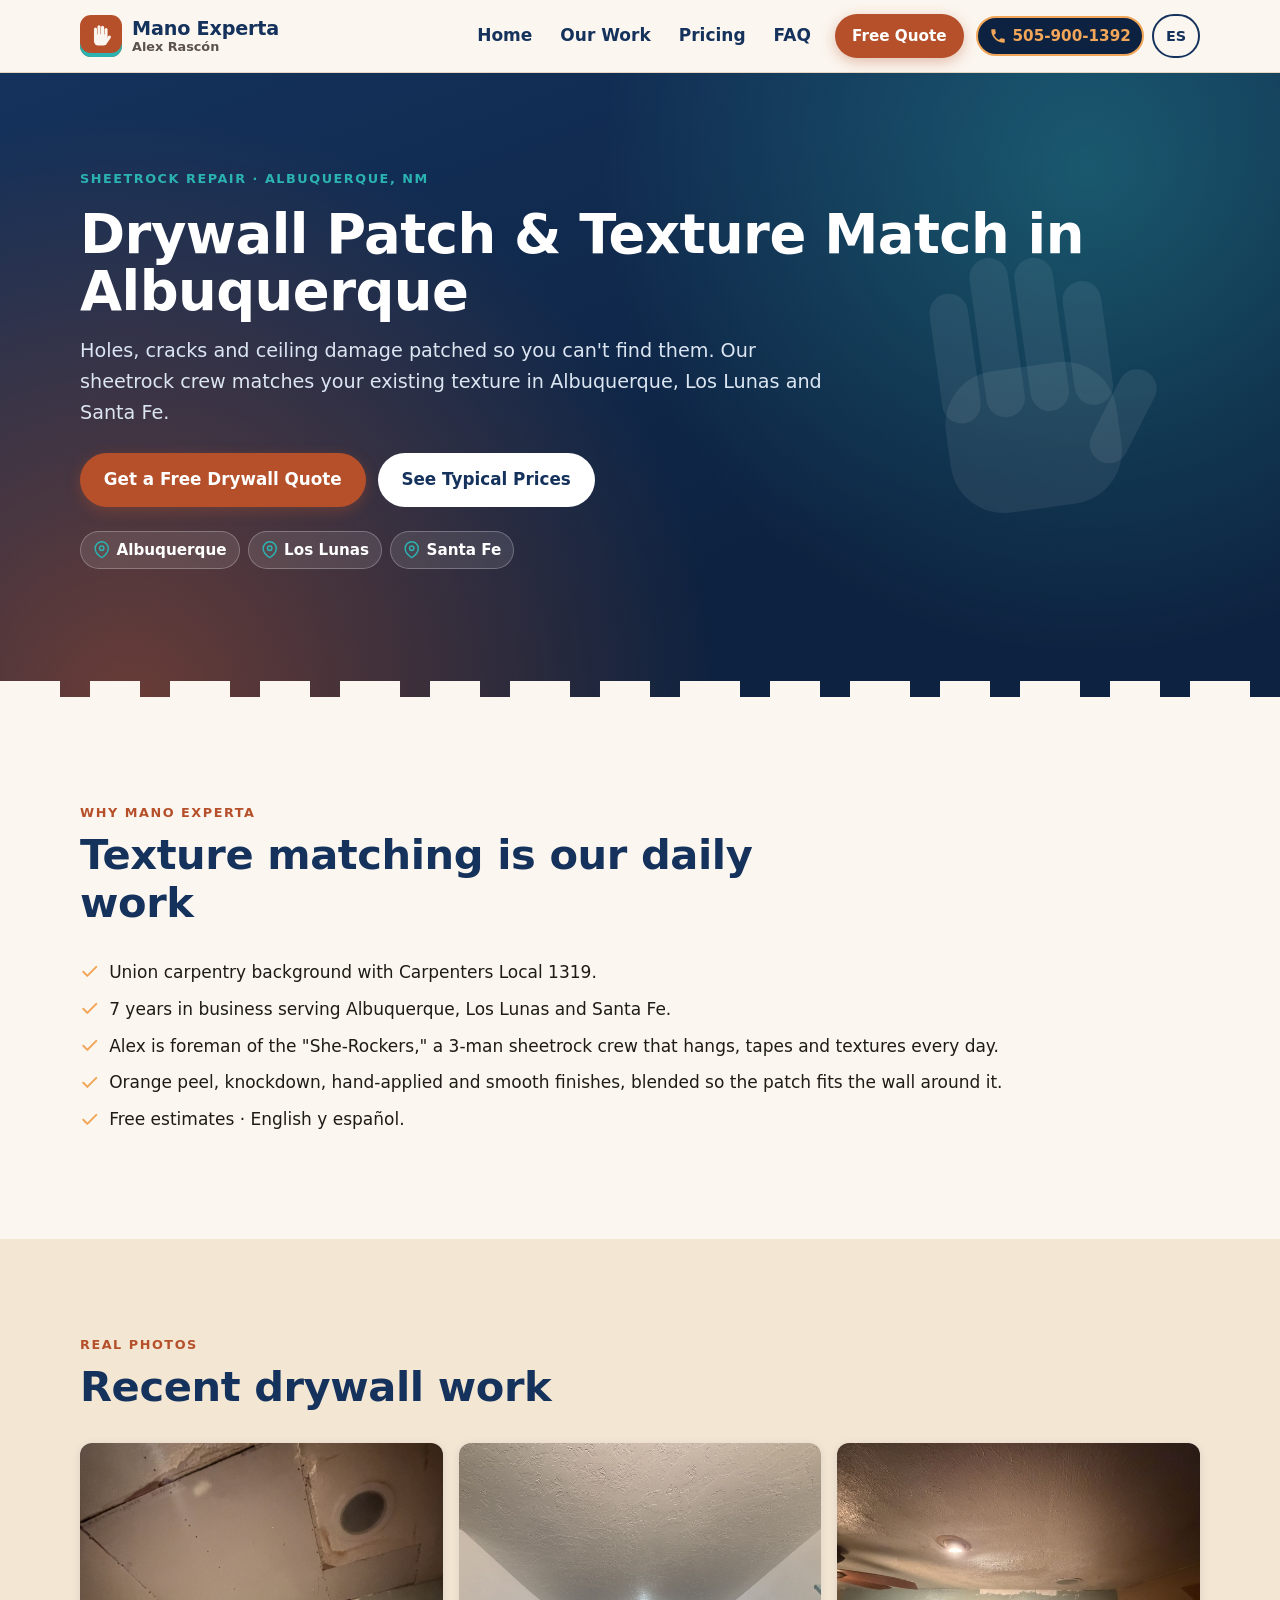
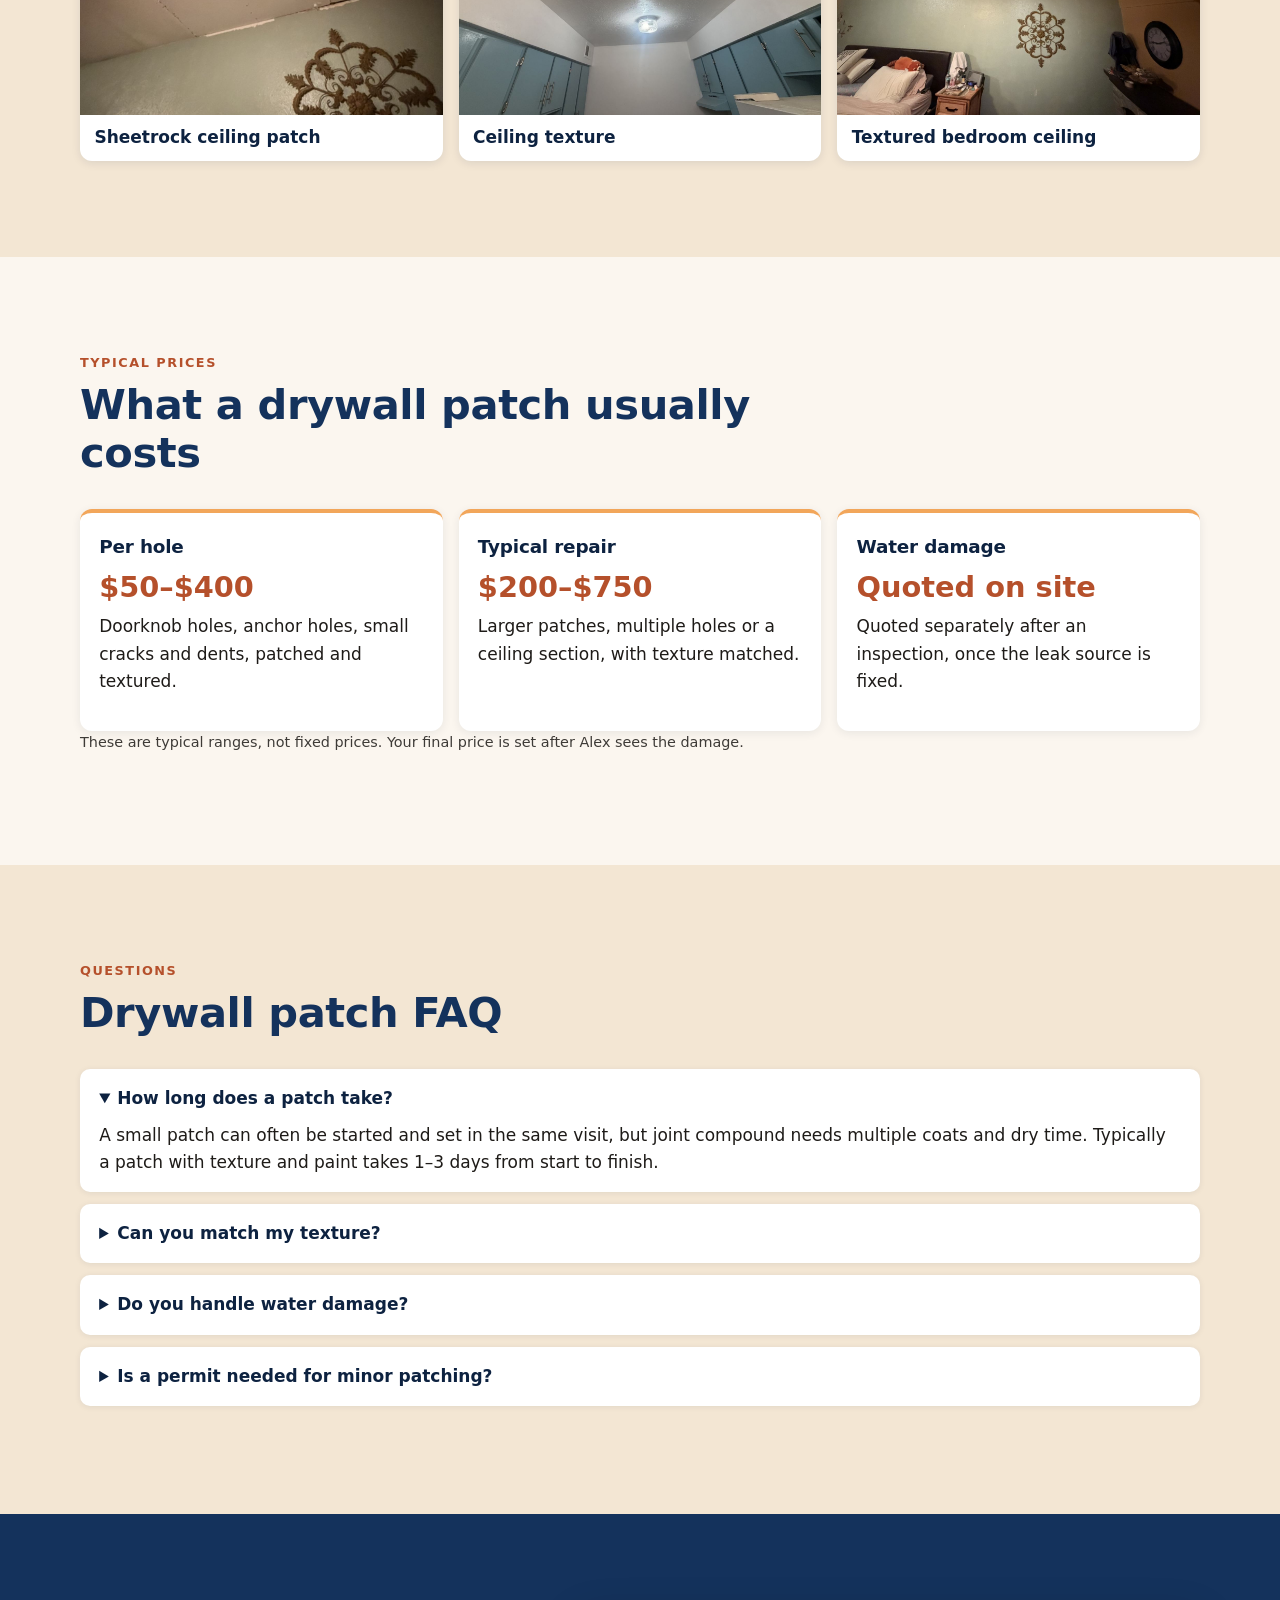
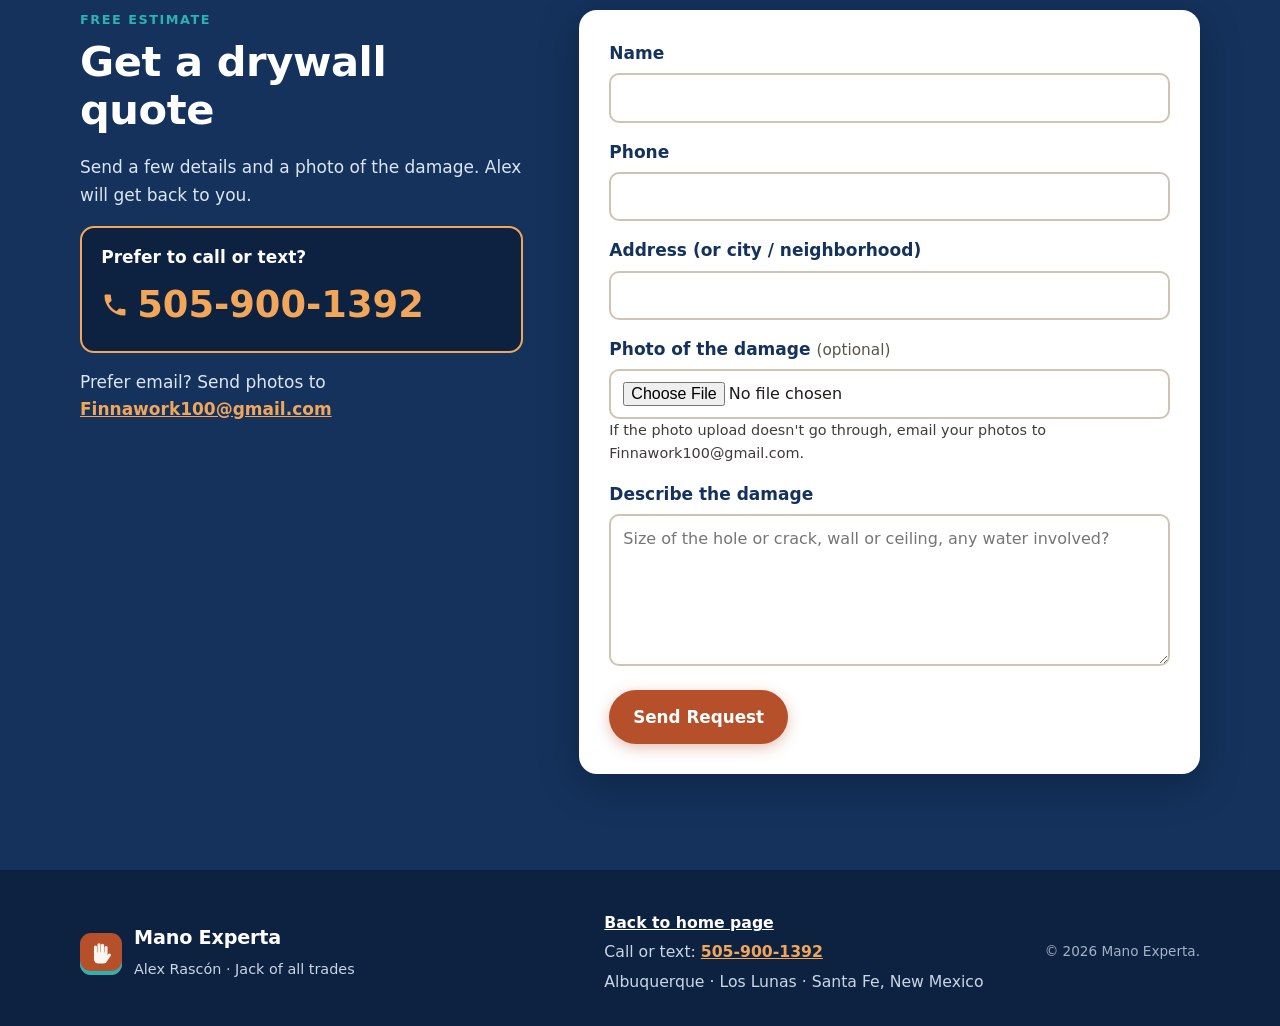
<file: drywall.html>
<!DOCTYPE html>
<html lang="en">
<head>
  <meta charset="utf-8">
  <meta name="viewport" content="width=device-width, initial-scale=1">
  <title>Drywall Patch &amp; Texture Match Albuquerque | Mano Experta</title>
  <meta name="description" content="Drywall patch and texture match in Albuquerque, Los Lunas and Santa Fe, NM. Alex Rascón's 3-man She-Rockers sheetrock crew matches orange peel, knockdown and more. Patches $50–$400 per hole. Free quote.">
  <meta name="theme-color" content="#14325C">
  <link rel="icon" href="favicon.svg" type="image/svg+xml">
  <link rel="canonical" href="https://alexmanoexperta.github.io/mano-experta-v2/drywall.html">
  <meta property="og:type" content="website">
  <meta property="og:url" content="https://alexmanoexperta.github.io/mano-experta-v2/drywall.html">
  <meta property="og:title" content="Drywall Patch &amp; Texture Match in Albuquerque | Mano Experta">
  <meta property="og:description" content="Drywall patches that disappear. Texture matching by a union-trained sheetrock foreman in Albuquerque, Los Lunas and Santa Fe.">
  <meta property="og:image" content="https://alexmanoexperta.github.io/mano-experta-v2/images/gallery/drywall-2.jpg">
  <meta property="og:locale" content="en_US">
  <meta property="og:locale:alternate" content="es_US">
  <meta name="twitter:card" content="summary_large_image">
  <link rel="stylesheet" href="styles.css">
  <script type="application/ld+json">
  {
    "@context": "https://schema.org",
    "@type": "HomeAndConstructionBusiness",
    "name": "Mano Experta",
    "url": "https://alexmanoexperta.github.io/mano-experta-v2/drywall.html",
    "description": "Drywall patch and texture match services in Albuquerque, Los Lunas and Santa Fe, NM.",
    "founder": { "@type": "Person", "name": "Alex Rascón" },
    "image": "https://alexmanoexperta.github.io/mano-experta-v2/images/gallery/drywall-2.jpg",
    "logo": "https://alexmanoexperta.github.io/mano-experta-v2/favicon.svg",
    "email": "Finnawork100@gmail.com",
    "telephone": "+1-505-900-1392",
    "priceRange": "$$",
    "areaServed": [
      { "@type": "City", "name": "Albuquerque, NM" },
      { "@type": "City", "name": "Los Lunas, NM" },
      { "@type": "City", "name": "Santa Fe, NM" }
    ],
    "knowsLanguage": ["en", "es"],
    "makesOffer": { "@type": "Offer", "itemOffered": { "@type": "Service", "name": "Drywall patch and texture matching" } }
  }
  </script>
  <script type="application/ld+json">
  {
    "@context": "https://schema.org",
    "@type": "FAQPage",
    "mainEntity": [
      { "@type": "Question", "name": "How long does a drywall patch take?", "acceptedAnswer": { "@type": "Answer", "text": "A small patch can often be started and set in the same visit, but joint compound needs multiple coats and dry time. Typically a patch with texture and paint takes 1–3 days from start to finish." } },
      { "@type": "Question", "name": "Can you match my texture?", "acceptedAnswer": { "@type": "Answer", "text": "Yes. Texture matching is daily work for our sheetrock crew: orange peel, knockdown, hand-applied and smooth finishes. We test and blend so the patch fits the wall around it." } },
      { "@type": "Question", "name": "Do you handle water damage?", "acceptedAnswer": { "@type": "Answer", "text": "Yes. Water-damage repairs are quoted separately after an inspection. The leak source needs to be fixed first so the new drywall doesn't get damaged again." } },
      { "@type": "Question", "name": "Is a permit needed for minor drywall patching in Albuquerque?", "acceptedAnswer": { "@type": "Answer", "text": "Minor patching typically doesn't need a permit in Albuquerque. Larger jobs, structural work or major water-damage repairs may, so it's worth checking with the City before work starts." } }
    ]
  }
  </script>
  <style>
    .dw-hero h1{font-size:clamp(2rem,7vw,3.4rem);line-height:1.05;margin:.3em 0}
    .dw-grid{display:grid;gap:1rem;grid-template-columns:1fr;list-style:none;padding:0;margin:0}
    @media(min-width:720px){.dw-grid.c3{grid-template-columns:repeat(3,1fr)}.dw-grid.c2{grid-template-columns:repeat(2,1fr)}}
    .dw-card{background:#fff;border-radius:12px;padding:1.2rem;box-shadow:0 2px 10px rgba(13,34,64,.08);border-top:4px solid #F2A65A}
    .dw-card h3{margin:.2em 0 .4em;color:#0D2240}
    .dw-price{font-size:1.8rem;font-weight:800;color:#B5502B;margin:.1em 0}
    .dw-mail{color:#F2A65A !important;font-weight:700;text-decoration:underline}.dw-mail:hover,.dw-mail:focus{color:#fff !important}
    .dw-photos figure{margin:0;background:#fff;border-radius:12px;overflow:hidden;box-shadow:0 2px 10px rgba(13,34,64,.1)}
    .dw-photos img{width:100%;aspect-ratio:4/3;object-fit:cover;display:block}
    .dw-photos figcaption{padding:.6rem .9rem;font-weight:600;color:#0D2240}
    .dw-faq details{background:#fff;border-radius:10px;padding:1rem 1.2rem;margin-bottom:.75rem;box-shadow:0 1px 6px rgba(13,34,64,.08)}
    .dw-faq summary{font-weight:700;cursor:pointer;color:#0D2240}
    .dw-faq details p{margin:.6em 0 0}
    .dw-note{font-size:.9rem;opacity:.85}
    .dw-trust li{display:flex;gap:.6rem;align-items:flex-start;margin-bottom:.6rem}
    .dw-trust .icon{color:#F2A65A;flex:none;margin-top:.2em}
    .dw-trust{list-style:none;padding:0}
    .dw-call{display:inline-flex;align-items:center;gap:.35rem;background:#0D2240;color:#F2A65A;border:2px solid #F2A65A;border-radius:999px;padding:.35rem .7rem;font-weight:800;text-decoration:none;white-space:nowrap;font-size:.95rem}
    .dw-call:hover,.dw-call:focus-visible{background:#F2A65A;color:#0D2240}
    @media(max-width:420px){.dw-call{font-size:.85rem;padding:.3rem .55rem}.dw-call svg{width:15px;height:15px}}
    .dw-callbox{background:#0D2240;border:2px solid #F2A65A;border-radius:14px;padding:1rem 1.2rem;margin:1rem 0}
    .dw-callbox p{margin:0 0 .3rem;color:#fff;font-weight:600}
    .dw-callbig{display:inline-flex;align-items:center;gap:.5rem;color:#F2A65A;font-size:clamp(1.7rem,7vw,2.3rem);font-weight:800;text-decoration:none}
    .dw-callbig svg{width:28px;height:28px}
    .footer-phone a{color:#F2A65A;font-weight:800}
  </style>
</head>
<body>
  <a class="skip-link" href="#main" data-i18n="skip">Skip to content</a>
  <svg xmlns="http://www.w3.org/2000/svg" style="display:none" aria-hidden="true">
    <symbol id="i-hand" viewBox="0 0 64 64"><g fill="currentColor"><rect x="17" y="14" width="6.5" height="22" rx="3.25"/><rect x="24.5" y="9" width="6.5" height="27" rx="3.25"/><rect x="32" y="10" width="6.5" height="26" rx="3.25"/><rect x="39.5" y="15" width="6.5" height="21" rx="3.25"/><rect x="17" y="28" width="29" height="24" rx="9"/><rect x="44" y="30" width="6.5" height="17" rx="3.25" transform="rotate(35 47 38)"/></g></symbol>
    <symbol id="i-phone" viewBox="0 0 24 24"><path fill="none" stroke="currentColor" stroke-width="2" stroke-linecap="round" stroke-linejoin="round" d="M22 16.9v3a2 2 0 0 1-2.2 2 19.8 19.8 0 0 1-8.6-3.1 19.5 19.5 0 0 1-6-6A19.8 19.8 0 0 1 2.1 4.2 2 2 0 0 1 4.1 2h3a2 2 0 0 1 2 1.7c.1 1 .4 1.9.7 2.8a2 2 0 0 1-.5 2.1L8 9.9a16 16 0 0 0 6 6l1.3-1.3a2 2 0 0 1 2.1-.4c.9.3 1.8.6 2.8.7a2 2 0 0 1 1.7 2z"/></symbol>
    <symbol id="i-pin" viewBox="0 0 24 24"><g fill="none" stroke="currentColor" stroke-width="2" stroke-linecap="round" stroke-linejoin="round"><path d="M21 10c0 7-9 13-9 13S3 17 3 10a9 9 0 0 1 18 0z"/><circle cx="12" cy="10" r="3"/></g></symbol>
    <symbol id="i-check" viewBox="0 0 24 24"><path fill="none" stroke="currentColor" stroke-width="2.5" stroke-linecap="round" stroke-linejoin="round" d="M20 6 9 17l-5-5"/></symbol>
  </svg>

  <header class="site-header" id="top">
    <div class="container header-inner">
      <a class="brand" href="index.html" aria-label="Mano Experta, home">
        <span class="brand-mark"><svg aria-hidden="true"><use href="#i-hand"/></svg></span>
        <span class="brand-text"><span class="brand-name">Mano Experta</span><span class="brand-sub">Alex Rascón</span></span>
      </a>
      <div class="header-actions">
        <a class="dw-call" href="tel:+15059001392" aria-label="Call or text Alex at 505-900-1392" data-i18n-aria="callAria"><svg viewBox="0 0 24 24" width="18" height="18" aria-hidden="true" fill="currentColor"><path d="M6.6 10.8a15.1 15.1 0 0 0 6.6 6.6l2.2-2.2a1 1 0 0 1 1-.25 11.4 11.4 0 0 0 3.6.57 1 1 0 0 1 1 1V20a1 1 0 0 1-1 1A17 17 0 0 1 3 4a1 1 0 0 1 1-1h3.5a1 1 0 0 1 1 1c0 1.25.2 2.45.57 3.57a1 1 0 0 1-.25 1z"/></svg><span>505-900-1392</span></a>
        <button class="lang-toggle" type="button" id="langToggle" aria-label="Cambiar a español" data-i18n-aria="langAria"><span data-i18n="langBtn">ES</span></button>
        <button class="menu-toggle" type="button" id="menuToggle" aria-expanded="false" aria-controls="siteNav">
          <span class="menu-bars" aria-hidden="true"></span><span class="sr-only" data-i18n="menu">Menu</span>
        </button>
      </div>
      <nav class="site-nav" id="siteNav" aria-label="Main" data-i18n-aria="navAria">
        <ul>
          <li><a href="index.html" data-i18n="navHome">Home</a></li>
          <li><a href="#work" data-i18n="navWork">Our Work</a></li>
          <li><a href="#pricing" data-i18n="navPricing">Pricing</a></li>
          <li><a href="#faq" data-i18n="navFaq">FAQ</a></li>
          <li class="nav-call"><a class="btn btn-sm btn-primary" href="#quote" data-i18n="navQuote">Free Quote</a></li>
        </ul>
      </nav>
    </div>
  </header>

  <main id="main">
    <section class="hero dw-hero" aria-labelledby="hero-title">
      <div class="hero-bg" aria-hidden="true"></div>
      <svg class="hero-mark" aria-hidden="true" focusable="false"><use href="#i-hand"/></svg>
      <div class="container hero-inner">
        <p class="eyebrow" data-i18n="heroEyebrow">Sheetrock repair · Albuquerque, NM</p>
        <h1 id="hero-title" data-i18n="h1">Drywall Patch &amp; Texture Match in Albuquerque</h1>
        <p class="hero-lead" data-i18n="heroLead">Holes, cracks and ceiling damage patched so you can't find them. Our sheetrock crew matches your existing texture in Albuquerque, Los Lunas and Santa Fe.</p>
        <div class="hero-ctas">
          <a class="btn btn-primary btn-lg" href="#quote" data-i18n="ctaQuote">Get a Free Drywall Quote</a>
          <a class="btn btn-light btn-lg" href="#pricing" data-i18n="ctaPricing">See Typical Prices</a>
        </div>
        <ul class="hero-area" aria-label="Service area" data-i18n-aria="areaAria">
          <li><svg class="icon" aria-hidden="true"><use href="#i-pin"/></svg>Albuquerque</li>
          <li><svg class="icon" aria-hidden="true"><use href="#i-pin"/></svg>Los Lunas</li>
          <li><svg class="icon" aria-hidden="true"><use href="#i-pin"/></svg>Santa Fe</li>
        </ul>
      </div>
    </section>

    <section class="section" id="trust" aria-labelledby="trust-title">
      <div class="container">
        <header class="section-head">
          <p class="eyebrow" data-i18n="trustEyebrow">Why Mano Experta</p>
          <h2 id="trust-title" data-i18n="trustTitle">Texture matching is our daily work</h2>
        </header>
        <ul class="dw-trust">
          <li><svg class="icon" aria-hidden="true"><use href="#i-check"/></svg><span data-i18n="tr1">Union carpentry background with Carpenters Local 1319.</span></li>
          <li><svg class="icon" aria-hidden="true"><use href="#i-check"/></svg><span data-i18n="tr2">7 years in business serving Albuquerque, Los Lunas and Santa Fe.</span></li>
          <li><svg class="icon" aria-hidden="true"><use href="#i-check"/></svg><span data-i18n="tr3">Alex is foreman of the "She-Rockers," a 3-man sheetrock crew that hangs, tapes and textures every day.</span></li>
          <li><svg class="icon" aria-hidden="true"><use href="#i-check"/></svg><span data-i18n="tr4">Orange peel, knockdown, hand-applied and smooth finishes, blended so the patch fits the wall around it.</span></li>
          <li><svg class="icon" aria-hidden="true"><use href="#i-check"/></svg><span data-i18n="tr5">Free estimates · English y español.</span></li>
        </ul>
      </div>
    </section>

    <section class="section section-alt" id="work" aria-labelledby="work-title">
      <div class="container">
        <header class="section-head">
          <p class="eyebrow" data-i18n="workEyebrow">Real photos</p>
          <h2 id="work-title" data-i18n="workTitle">Recent drywall work</h2>
        </header>
        <ul class="dw-grid c3 dw-photos">
          <li><figure><img src="images/gallery/drywall-2.jpg" decoding="async" data-i18n-alt="alt2" alt="Sheetrock ceiling patch by Mano Experta in an Albuquerque-area home"><figcaption data-i18n="cap2">Sheetrock ceiling patch</figcaption></figure></li>
          <li><figure><img src="images/gallery/drywall-1.jpg" decoding="async" data-i18n-alt="alt1" alt="Ceiling drywall texture applied by the Mano Experta sheetrock crew"><figcaption data-i18n="cap1">Ceiling texture</figcaption></figure></li>
          <li><figure><img src="images/gallery/drywall-3.jpg" decoding="async" data-i18n-alt="alt3" alt="Textured bedroom ceiling finished by Mano Experta"><figcaption data-i18n="cap3">Textured bedroom ceiling</figcaption></figure></li>
        </ul>
      </div>
    </section>

    <section class="section" id="pricing" aria-labelledby="pricing-title">
      <div class="container">
        <header class="section-head">
          <p class="eyebrow" data-i18n="priceEyebrow">Typical prices</p>
          <h2 id="pricing-title" data-i18n="priceTitle">What a drywall patch usually costs</h2>
        </header>
        <ul class="dw-grid c3">
          <li class="dw-card"><h3 data-i18n="p1t">Per hole</h3><p class="dw-price">$50–$400</p><p data-i18n="p1d">Doorknob holes, anchor holes, small cracks and dents, patched and textured.</p></li>
          <li class="dw-card"><h3 data-i18n="p2t">Typical repair</h3><p class="dw-price">$200–$750</p><p data-i18n="p2d">Larger patches, multiple holes or a ceiling section, with texture matched.</p></li>
          <li class="dw-card"><h3 data-i18n="p3t">Water damage</h3><p class="dw-price" data-i18n="p3p">Quoted on site</p><p data-i18n="p3d">Quoted separately after an inspection, once the leak source is fixed.</p></li>
        </ul>
        <p class="dw-note" data-i18n="priceNote">These are typical ranges, not fixed prices. Your final price is set after Alex sees the damage.</p>
      </div>
    </section>

    <section class="section section-alt dw-faq" id="faq" aria-labelledby="faq-title">
      <div class="container">
        <header class="section-head">
          <p class="eyebrow" data-i18n="faqEyebrow">Questions</p>
          <h2 id="faq-title" data-i18n="faqTitle">Drywall patch FAQ</h2>
        </header>
        <details open><summary data-i18n="q1">How long does a patch take?</summary><p data-i18n="a1">A small patch can often be started and set in the same visit, but joint compound needs multiple coats and dry time. Typically a patch with texture and paint takes 1–3 days from start to finish.</p></details>
        <details><summary data-i18n="q2">Can you match my texture?</summary><p data-i18n="a2">Yes. Texture matching is daily work for our sheetrock crew: orange peel, knockdown, hand-applied and smooth finishes. We test and blend so the patch fits the wall around it.</p></details>
        <details><summary data-i18n="q3">Do you handle water damage?</summary><p data-i18n="a3">Yes. Water-damage repairs are quoted separately after an inspection. The leak source needs to be fixed first so the new drywall doesn't get damaged again.</p></details>
        <details><summary data-i18n="q4">Is a permit needed for minor patching?</summary><p data-i18n="a4">Minor patching typically doesn't need a permit in Albuquerque. Larger jobs, structural work or major water-damage repairs may, so it's worth checking with the City before work starts.</p></details>
      </div>
    </section>

    <section class="section section-dark" id="quote" aria-labelledby="quote-title">
      <div class="container quote-grid">
        <div class="quote-intro">
          <p class="eyebrow" data-i18n="qEyebrow">Free estimate</p>
          <h2 id="quote-title" data-i18n="qTitle">Get a drywall quote</h2>
          <p data-i18n="qLead">Send a few details and a photo of the damage. Alex will get back to you.</p>
          <div class="dw-callbox"><p data-i18n="qCall">Prefer to call or text?</p><a class="dw-callbig" href="tel:+15059001392" aria-label="Call or text Alex at 505-900-1392" data-i18n-aria="callAria"><svg viewBox="0 0 24 24" width="18" height="18" aria-hidden="true" fill="currentColor"><path d="M6.6 10.8a15.1 15.1 0 0 0 6.6 6.6l2.2-2.2a1 1 0 0 1 1-.25 11.4 11.4 0 0 0 3.6.57 1 1 0 0 1 1 1V20a1 1 0 0 1-1 1A17 17 0 0 1 3 4a1 1 0 0 1 1-1h3.5a1 1 0 0 1 1 1c0 1.25.2 2.45.57 3.57a1 1 0 0 1-.25 1z"/></svg>505-900-1392</a></div>
          <p><span data-i18n="qMail">Prefer email? Send photos to</span> <a class="dw-mail" href="mailto:Finnawork100@gmail.com?subject=Drywall%20quote%20request">Finnawork100@gmail.com</a></p>
        </div>
        <form class="quote-form" action="https://formspree.io/f/mgaazjzl" method="POST" enctype="multipart/form-data">
          <input type="hidden" name="_subject" value="Drywall quote request">
          <input type="hidden" name="service" value="Drywall patch / texture match">
          <input type="hidden" name="lang" id="qLang" value="en">
          <div class="hp" aria-hidden="true"><label for="company">Company</label><input type="text" id="company" name="_gotcha" tabindex="-1" autocomplete="off"></div>
          <div class="field"><label for="qName" data-i18n="fName">Name</label><input id="qName" name="name" type="text" autocomplete="name" required maxlength="100"></div>
          <div class="field"><label for="qPhone" data-i18n="fPhone">Phone</label><input id="qPhone" name="phone" type="tel" autocomplete="tel" inputmode="tel" required></div>
          <div class="field"><label for="qAddr" data-i18n="fAddr">Address (or city / neighborhood)</label><input id="qAddr" name="address" type="text" autocomplete="street-address" maxlength="200"></div>
          <div class="field"><label for="qPhoto"><span data-i18n="fPhoto">Photo of the damage</span> <span class="opt" data-i18n="optional">(optional)</span></label><input id="qPhoto" name="photo" type="file" accept="image/*">
            <p class="dw-note" data-i18n="photoNote">If the photo upload doesn't go through, email your photos to Finnawork100@gmail.com.</p></div>
          <div class="field"><label for="qMsg" data-i18n="fMsg">Describe the damage</label><textarea id="qMsg" name="message" rows="5" required maxlength="3000" data-i18n-placeholder="phMsg" placeholder="Size of the hole or crack, wall or ceiling, any water involved?"></textarea></div>
          <button class="btn btn-primary btn-lg" type="submit" data-i18n="send">Send Request</button>
        </form>
      </div>
    </section>
  </main>

  <footer class="site-footer">
    <div class="container footer-inner">
      <div class="footer-brand">
        <span class="brand-mark"><svg aria-hidden="true"><use href="#i-hand"/></svg></span>
        <div><p class="brand-name">Mano Experta</p><p class="footer-tag" data-i18n="footerTag">Alex Rascón · Jack of all trades</p></div>
      </div>
      <div><p><a href="index.html" data-i18n="footerHome">Back to home page</a></p><p class="footer-phone"><span data-i18n="footerCall">Call or text:</span> <a href="tel:+15059001392">505-900-1392</a></p><p data-i18n="footerArea">Albuquerque · Los Lunas · Santa Fe, New Mexico</p></div>
      <p class="copyright">© 2026 Mano Experta.</p>
    </div>
  </footer>

  <script>
  (function () {
    'use strict';
    var I18N = {
      en: { _title: document.title },
      es: {
        _title: 'Parches de Drywall y Textura Igualada en Albuquerque | Mano Experta',
        skip: 'Saltar al contenido', langBtn: 'EN', langAria: 'Switch to English', menu: 'Menú', navAria: 'Principal',
        navHome: 'Inicio', navWork: 'Trabajos', navPricing: 'Precios', navFaq: 'Preguntas', navQuote: 'Cotización gratis',
        heroEyebrow: 'Reparación de sheetrock · Albuquerque, NM',
        h1: 'Parches de Drywall y Textura Igualada en Albuquerque',
        heroLead: 'Hoyos, grietas y daños en el techo reparados para que no se noten. Nuestro equipo de sheetrock iguala la textura que ya tiene, en Albuquerque, Los Lunas y Santa Fe.',
        ctaQuote: 'Cotización gratis de drywall', ctaPricing: 'Ver precios típicos', areaAria: 'Área de servicio',
        trustEyebrow: 'Por qué Mano Experta', trustTitle: 'Igualar texturas es nuestro trabajo diario',
        tr1: 'Experiencia en carpintería sindical con Carpenters Local 1319.',
        tr2: '7 años en el negocio sirviendo a Albuquerque, Los Lunas y Santa Fe.',
        tr3: 'Alex es capataz de las "She-Rockers", un equipo de 3 personas que cuelga, encinta y texturiza sheetrock todos los días.',
        tr4: 'Cáscara de naranja (orange peel), knockdown, textura a mano y acabado liso, mezclados para que el parche se vea igual que la pared.',
        tr5: 'Estimados gratis · English y español.',
        workEyebrow: 'Fotos reales', workTitle: 'Trabajos recientes de drywall',
        cap2: 'Parche de sheetrock en techo', cap1: 'Textura de techo', cap3: 'Techo de recámara con textura',
        alt2: 'Parche de sheetrock en techo hecho por Mano Experta en una casa del área de Albuquerque',
        alt1: 'Textura de drywall en techo aplicada por el equipo de Mano Experta',
        alt3: 'Techo de recámara con textura terminado por Mano Experta',
        priceEyebrow: 'Precios típicos', priceTitle: 'Lo que suele costar un parche de drywall',
        p1t: 'Por hoyo', p1d: 'Hoyos de perilla, de taquetes, grietas pequeñas y golpes, parchados y con textura.',
        p2t: 'Reparación típica', p2d: 'Parches grandes, varios hoyos o una sección de techo, con la textura igualada.',
        p3t: 'Daño por agua', p3p: 'Se cotiza en sitio', p3d: 'Se cotiza aparte después de una inspección, una vez reparada la fuga.',
        priceNote: 'Estos son rangos típicos, no precios fijos. El precio final se da después de que Alex vea el daño.',
        faqEyebrow: 'Preguntas', faqTitle: 'Preguntas sobre parches de drywall',
        q1: '¿Cuánto tarda un parche?', a1: 'Un parche pequeño muchas veces se empieza y se deja listo en la misma visita, pero el compuesto necesita varias capas y tiempo de secado. Normalmente un parche con textura y pintura toma de 1 a 3 días en total.',
        q2: '¿Pueden igualar mi textura?', a2: 'Sí. Igualar texturas es trabajo diario para nuestro equipo: orange peel, knockdown, a mano y liso. Probamos y mezclamos para que el parche se vea igual que la pared.',
        q3: '¿Reparan daños por agua?', a3: 'Sí. Las reparaciones por agua se cotizan aparte después de una inspección. Primero hay que reparar la fuga para que el drywall nuevo no se vuelva a dañar.',
        q4: '¿Se necesita permiso para parches menores?', a4: 'Los parches menores normalmente no necesitan permiso en Albuquerque. Trabajos grandes, estructurales o daños mayores por agua sí podrían, así que conviene consultar con la Ciudad antes de empezar.',
        qEyebrow: 'Estimado gratis', qTitle: 'Pida una cotización de drywall',
        qLead: 'Mande algunos detalles y una foto del daño. Alex le responderá.', qMail: '¿Prefiere correo? Mande fotos a',
        fName: 'Nombre', fPhone: 'Teléfono', fAddr: 'Dirección (o ciudad / colonia)', fPhoto: 'Foto del daño', optional: '(opcional)',
        photoNote: 'Si la foto no se sube, mande sus fotos a Finnawork100@gmail.com.',
        fMsg: 'Describa el daño', phMsg: 'Tamaño del hoyo o grieta, ¿pared o techo?, ¿hubo agua?', send: 'Enviar solicitud',
        footerTag: 'Alex Rascón · Para todo tipo de trabajo', footerHome: 'Volver a la página principal', qCall: '¿Prefiere llamar o mandar mensaje?', callAria: 'Llame o mande mensaje a Alex al 505-900-1392', footerCall: 'Llame o mande mensaje:',
        footerArea: 'Albuquerque · Los Lunas · Santa Fe, Nuevo México'
      }
    };
    // Capture English defaults from the markup so EN stays in sync with the HTML.
    var attrs = [['data-i18n', null], ['data-i18n-placeholder', 'placeholder'], ['data-i18n-alt', 'alt'], ['data-i18n-aria', 'aria-label']];
    attrs.forEach(function (a) {
      document.querySelectorAll('[' + a[0] + ']').forEach(function (el) {
        var k = el.getAttribute(a[0]);
        if (!(k in I18N.en)) I18N.en[k] = a[1] ? el.getAttribute(a[1]) : el.textContent;
      });
    });
    var KEY = 'manoExpertaLang', lang = 'en';
    try { lang = localStorage.getItem(KEY) === 'es' ? 'es' : 'en'; } catch (e) {}
    var u = new URLSearchParams(location.search).get('lang'); if (u === 'es' || u === 'en') lang = u;
    function apply(next) {
      lang = next; var d = I18N[lang]; document.documentElement.lang = lang;
      attrs.forEach(function (a) {
        document.querySelectorAll('[' + a[0] + ']').forEach(function (el) {
          var v = d[el.getAttribute(a[0])]; if (v == null) return;
          if (a[1]) el.setAttribute(a[1], v); else el.textContent = v;
        });
      });
      document.title = d._title; document.getElementById('qLang').value = lang;
      try { localStorage.setItem(KEY, lang); } catch (e) {}
    }
    document.getElementById('langToggle').addEventListener('click', function () { apply(lang === 'en' ? 'es' : 'en'); });
    var mb = document.getElementById('menuToggle'), nav = document.getElementById('siteNav');
    mb.addEventListener('click', function () { var o = nav.classList.toggle('is-open'); mb.setAttribute('aria-expanded', String(o)); });
    nav.addEventListener('click', function (e) { if (e.target.closest('a')) { nav.classList.remove('is-open'); mb.setAttribute('aria-expanded', 'false'); } });
    apply(lang);
  })();
  </script>
</body>
</html>
</file>
<file: styles.css>
/* ==========================================================================
   Mano Experta 2.0: styles (mobile-first, no frameworks)
   Palette: adobe / terracotta + deep blue + turquoise
   ========================================================================== */
:root {
  --terracotta: #B5502B;
  --terracotta-dark: #8F3B1D;
  --adobe: #F3E6D3;
  --sand: #FBF6EF;
  --blue: #14325C;
  --blue-deep: #0D2240;
  --turquoise: #2BB3B1;
  --turq-dark: #17807E;
  --ink: #1E1B18;
  --muted: #5B534B;
  --line: #E4D6C3;
  --white: #fff;
  --radius: 14px;
  --shadow: 0 6px 24px rgba(20, 30, 50, .10);
  --header-h: 64px;
  --font: system-ui, -apple-system, "Segoe UI", Roboto, "Helvetica Neue", Arial, sans-serif;
  --font-display: "Avenir Next", "Segoe UI", system-ui, -apple-system, Roboto, sans-serif;
}

*, *::before, *::after { box-sizing: border-box; }
html { scroll-behavior: smooth; scroll-padding-top: calc(var(--header-h) + 12px); -webkit-text-size-adjust: 100%; }
body { margin: 0; font-family: var(--font); color: var(--ink); background: var(--sand); line-height: 1.6; font-size: 1.0625rem; padding-bottom: 64px; }
img { max-width: 100%; display: block; }
a { color: var(--terracotta-dark); }
h1, h2, h3 { font-family: var(--font-display); line-height: 1.15; margin: 0 0 .5em; letter-spacing: -.01em; }
h2 { font-size: clamp(1.75rem, 5vw, 2.6rem); color: var(--blue); }
h3 { font-size: 1.15rem; }
p { margin: 0 0 1em; }
ul { margin: 0; padding: 0; list-style: none; }

.container { width: 100%; max-width: 1160px; margin: 0 auto; padding: 0 20px; }
.sr-only { position: absolute; width: 1px; height: 1px; padding: 0; margin: -1px; overflow: hidden; clip: rect(0 0 0 0); white-space: nowrap; border: 0; }
.skip-link { position: absolute; left: 12px; top: -60px; z-index: 200; background: var(--blue); color: #fff; padding: 10px 16px; border-radius: 8px; text-decoration: none; font-weight: 700; }
.skip-link:focus { top: 12px; }
.icon { width: 1.15em; height: 1.15em; flex: none; }

:focus-visible { outline: 3px solid var(--turquoise); outline-offset: 3px; border-radius: 6px; }

/* Buttons */
.btn { display: inline-flex; align-items: center; justify-content: center; gap: .5em; min-height: 48px; padding: .7em 1.3em; border-radius: 999px; font-weight: 700; font-size: 1rem; text-decoration: none; border: 2px solid transparent; cursor: pointer; transition: transform .15s ease, background-color .15s ease, box-shadow .15s ease; font-family: inherit; }
.btn:hover { transform: translateY(-1px); }
.btn-primary { background: var(--terracotta); color: #fff; box-shadow: 0 4px 14px rgba(181, 80, 43, .35); }
.btn-primary:hover { background: var(--terracotta-dark); }
.btn-light { background: #fff; color: var(--blue); }
.btn-light:hover { background: var(--adobe); }
.btn-ghost { background: transparent; color: #fff; border-color: rgba(255,255,255,.6); }
.btn-ghost:hover { background: rgba(255,255,255,.1); border-color: #fff; }
.btn-lg { min-height: 54px; font-size: 1.05rem; }
.btn-sm { min-height: 40px; padding: .4em 1em; font-size: .95rem; }
.btn-block { width: 100%; }
.btn[disabled] { opacity: .65; cursor: progress; transform: none; }

/* Header */
.site-header { position: sticky; top: 0; z-index: 100; background: rgba(251, 246, 239, .96); backdrop-filter: saturate(1.4) blur(8px); -webkit-backdrop-filter: saturate(1.4) blur(8px); border-bottom: 1px solid var(--line); }
.header-inner { display: flex; align-items: center; justify-content: space-between; min-height: var(--header-h); gap: 12px; position: relative; }
.brand { display: flex; align-items: center; gap: 10px; text-decoration: none; color: var(--blue); }
.brand-mark { display: grid; place-items: center; width: 42px; height: 42px; border-radius: 11px; background: var(--terracotta); color: var(--sand); flex: none; box-shadow: inset 0 -4px 0 var(--turquoise); }
.brand-mark svg { width: 30px; height: 30px; }
.brand-text { display: flex; flex-direction: column; line-height: 1.1; }
.brand-name { font-family: var(--font-display); font-weight: 800; font-size: 1.2rem; letter-spacing: -.01em; margin: 0; }
.brand-sub { font-size: .8rem; color: var(--muted); font-weight: 600; }
.header-actions { display: flex; align-items: center; gap: 8px; }
.lang-toggle { min-width: 48px; min-height: 44px; border-radius: 999px; border: 2px solid var(--blue); background: transparent; color: var(--blue); font-weight: 800; font-size: .9rem; cursor: pointer; font-family: inherit; }
.lang-toggle:hover { background: var(--blue); color: #fff; }
.menu-toggle { width: 48px; height: 44px; border: 0; border-radius: 10px; background: var(--blue); cursor: pointer; display: grid; place-items: center; }
.menu-bars, .menu-bars::before, .menu-bars::after { display: block; width: 22px; height: 2.5px; background: #fff; border-radius: 2px; position: relative; transition: transform .2s ease, opacity .2s ease; }
.menu-bars::before, .menu-bars::after { content: ""; position: absolute; left: 0; }
.menu-bars::before { top: -7px; }
.menu-bars::after { top: 7px; }
.menu-toggle[aria-expanded="true"] .menu-bars { background: transparent; }
.menu-toggle[aria-expanded="true"] .menu-bars::before { transform: translateY(7px) rotate(45deg); }
.menu-toggle[aria-expanded="true"] .menu-bars::after { transform: translateY(-7px) rotate(-45deg); }

.site-nav { position: absolute; top: 100%; left: 0; right: 0; background: var(--sand); border-bottom: 1px solid var(--line); box-shadow: var(--shadow); display: none; }
.site-nav.is-open { display: block; }
.site-nav ul { display: flex; flex-direction: column; padding: 8px 20px 20px; }
.site-nav a:not(.btn) { display: block; padding: 14px 4px; color: var(--blue); text-decoration: none; font-weight: 700; border-bottom: 1px solid var(--line); }
.site-nav a:not(.btn):hover { color: var(--terracotta); }
.nav-call { padding-top: 16px; }
.nav-call .btn { width: 100%; min-height: 48px; }

/* Hero */
.hero { position: relative; overflow: hidden; color: #fff; background: var(--blue-deep); }
.hero-bg { position: absolute; inset: 0; background:
  radial-gradient(circle at 85% 15%, rgba(43, 179, 177, .35) 0, transparent 40%),
  radial-gradient(circle at 10% 100%, rgba(181, 80, 43, .55) 0, transparent 45%),
  linear-gradient(160deg, var(--blue) 0%, var(--blue-deep) 70%); }
.hero-bg::after { /* stepped adobe skyline */
  content: ""; position: absolute; left: 0; right: 0; bottom: 0; height: 26px;
  background: var(--sand);
  -webkit-mask: linear-gradient(#000 0 0) bottom/100% 10px no-repeat, repeating-linear-gradient(90deg, #000 0 60px, transparent 60px 90px, #000 90px 140px, transparent 140px 170px) bottom/100% 26px no-repeat;
  mask: linear-gradient(#000 0 0) bottom/100% 10px no-repeat, repeating-linear-gradient(90deg, #000 0 60px, transparent 60px 90px, #000 90px 140px, transparent 140px 170px) bottom/100% 26px no-repeat; }
.hero-inner { position: relative; padding: 48px 20px 72px; }
.eyebrow { text-transform: uppercase; letter-spacing: .12em; font-size: .8rem; font-weight: 800; color: var(--terracotta); margin-bottom: .6em; }
.hero .eyebrow { color: var(--turquoise); }
.hero h1 { margin-bottom: .4em; }
.h1-brand { display: block; font-size: clamp(2.6rem, 12vw, 5.2rem); font-weight: 900; letter-spacing: -.03em; line-height: 1; }
.h1-tag { display: block; margin-top: .3em; font-size: clamp(1.4rem, 6vw, 2.2rem); font-weight: 700; color: #F6B08F; }
.hero-lead { font-size: 1.1rem; max-width: 40em; color: #DCE6F2; }
.hero-ctas { display: flex; flex-direction: column; gap: 12px; margin: 24px 0; }
.hero-area { display: flex; flex-wrap: wrap; gap: 8px; margin-bottom: 18px; }
.hero-area li { display: inline-flex; align-items: center; gap: 6px; padding: 6px 12px; border-radius: 999px; background: rgba(255,255,255,.1); border: 1px solid rgba(255,255,255,.25); font-weight: 700; font-size: .95rem; }
.hero-area .icon { color: var(--turquoise); }
.hero-points { display: grid; gap: 6px; color: #DCE6F2; font-size: .98rem; }
.hero-points li { display: flex; align-items: center; gap: 8px; }
.hero-points .icon { color: var(--turquoise); }

.hero-mark { display: none; }
@media (min-width: 900px) {
  .hero-mark { display: block; position: absolute; right: max(2vw, calc((100vw - 1160px) / 2)); top: 50%; transform: translateY(-50%) rotate(-8deg); width: 380px; height: 380px; color: rgba(255,255,255,.07); }
}

/* Sections */
.section { padding: 64px 0; }
.section-alt { background: var(--adobe); }
.section-head { max-width: 46em; margin-bottom: 32px; }
.section-lead { color: var(--muted); font-size: 1.08rem; }

/* Services */
.services-grid { display: grid; gap: 16px; grid-template-columns: 1fr; }
.svc-card { background: #fff; border: 1px solid var(--line); border-radius: var(--radius); padding: 22px; display: flex; flex-direction: column; box-shadow: 0 1px 0 rgba(0,0,0,.02); transition: box-shadow .2s ease, transform .2s ease; }
.svc-card:hover { box-shadow: var(--shadow); transform: translateY(-2px); }
.svc-card h3 { color: var(--blue); }
.svc-card p { color: var(--muted); font-size: 1rem; }
.svc-icon { display: grid; place-items: center; width: 48px; height: 48px; border-radius: 12px; background: #E6F5F4; color: var(--turq-dark); margin-bottom: 14px; }
.svc-icon svg { width: 26px; height: 26px; }
.rate { margin: auto 0 0; padding-top: 10px; font-weight: 800; font-size: .95rem !important; color: var(--turq-dark) !important; }
.rate-set { color: var(--terracotta-dark) !important; }
.svc-note { margin-top: 24px; font-weight: 600; color: var(--blue); }

/* Gallery */
.gallery-grid { display: grid; gap: 12px; grid-template-columns: repeat(2, 1fr); }
.g-item { position: relative; }
.g-btn { position: relative; display: block; width: 100%; aspect-ratio: 4 / 3; padding: 0; border: 0; border-radius: var(--radius); overflow: hidden; background: var(--blue); color: #fff; font: inherit; text-align: left; cursor: default; }
.g-btn:not([disabled]) { cursor: zoom-in; }
.g-btn img { position: absolute; inset: 0; width: 100%; height: 100%; object-fit: cover; transition: transform .35s ease; }
.g-btn:not([disabled]):hover img { transform: scale(1.04); }
.g-ph { position: absolute; inset: 0; display: grid; place-items: center; }
.g-ph svg { width: 34%; height: 34%; opacity: .55; }
.g-label { position: absolute; left: 0; right: 0; bottom: 0; padding: 26px 12px 10px; font-weight: 800; font-size: .92rem; line-height: 1.2; background: linear-gradient(transparent, rgba(0,0,0,.65)); }
/* placeholder textures per trade */
.g-item[data-trade="stucco"] .g-btn { background: radial-gradient(circle at 20% 30%, rgba(255,255,255,.12) 0 2px, transparent 3px) 0 0/14px 14px, linear-gradient(135deg, #C9784F, #9E4A27); }
.g-item[data-trade="roofing"] .g-btn { background: radial-gradient(circle, rgba(255,255,255,.18) 0 1.5px, transparent 2px) 0 0/9px 9px, linear-gradient(135deg, #4A4F57, #24282E); }
.g-item[data-trade="drywall"] .g-btn { background: linear-gradient(90deg, transparent 49%, rgba(0,0,0,.08) 49% 51%, transparent 51%) 0 0/60px 100%, linear-gradient(135deg, #B9B3A8, #8C857A); }
.g-item[data-trade="cabinets"] .g-btn { background: repeating-linear-gradient(90deg, rgba(255,255,255,.07) 0 2px, transparent 2px 50px), linear-gradient(135deg, #2F6E8A, #1B4560); }
.g-item[data-trade="electrical"] .g-btn { background: linear-gradient(135deg, #E2A93B, #B37814); }
.g-item[data-trade="framing"] .g-btn { background: repeating-linear-gradient(90deg, rgba(0,0,0,.12) 0 6px, transparent 6px 40px), linear-gradient(135deg, #C79A62, #9A6E3A); }
.g-item[data-trade="landscaping"] .g-btn { background: radial-gradient(circle, rgba(255,255,255,.14) 0 2px, transparent 3px) 0 0/12px 12px, linear-gradient(135deg, #5E8A4F, #3B6131); }
.g-item[data-trade="plumbing"] .g-btn { background: linear-gradient(135deg, #4F8FA8, #2B5F75); }
.g-item.has-photo .g-ph { display: none; }
.gal-note { display: flex; align-items: center; gap: 8px; margin-top: 18px; color: var(--muted); font-size: .98rem; }
.gal-note[hidden] { display: none; }

/* About */
.about-grid { display: grid; gap: 32px; }
.about-media { display: grid; gap: 20px; }
.about-photo { margin: 0; border-radius: 22px; overflow: hidden; box-shadow: 0 14px 36px rgba(13, 34, 64, .28); border: 4px solid #fff; background: var(--blue-deep); }
.about-photo img { display: block; width: 100%; height: auto; aspect-ratio: 1 / 1; }
.about-mark { background: var(--terracotta); color: var(--sand); border-radius: 22px; padding: 28px; display: flex; align-items: center; gap: 24px; box-shadow: inset 0 -8px 0 var(--turquoise); }
.about-mark > svg { width: 96px; height: 96px; flex: none; }
.about-stats p { margin: 0 0 8px; line-height: 1.15; }
.about-stats strong { display: block; font-size: 2.4rem; font-family: var(--font-display); font-weight: 900; }
.about-stats span { font-weight: 700; font-size: .95rem; }
.about-list { display: grid; gap: 8px; margin-top: 8px; }
.about-list li { display: flex; align-items: center; gap: 10px; font-weight: 600; color: var(--blue); }
.about-list .icon { color: var(--turq-dark); }

/* Quote */
.section-dark { background: var(--blue); color: #fff; }
.section-dark h2 { color: #fff; }
.section-dark .eyebrow { color: var(--turquoise); }
.quote-grid { display: grid; gap: 28px; }
.quote-intro p { color: #DCE6F2; }
.quote-phone a { display: inline-flex; align-items: center; gap: 10px; color: #fff; font-size: 1.8rem; font-weight: 900; text-decoration: none; font-family: var(--font-display); }
.quote-phone .icon { color: var(--turquoise); }
.quote-form { background: #fff; color: var(--ink); border-radius: 18px; padding: 22px; box-shadow: 0 10px 40px rgba(0,0,0,.25); }
.field { margin-bottom: 16px; }
.field-row { display: grid; gap: 0 16px; }
.field label { display: block; font-weight: 700; margin-bottom: 6px; color: var(--blue); }
.opt { font-weight: 500; color: var(--muted); font-size: .9em; }
.field input, .field select, .field textarea { width: 100%; min-height: 48px; padding: 10px 12px; border: 2px solid #CFC3B3; border-radius: 10px; font: inherit; font-size: 1rem; color: var(--ink); background: #fff; }
.field textarea { resize: vertical; min-height: 120px; }
.field input:focus, .field select:focus, .field textarea:focus { outline: none; border-color: var(--turq-dark); box-shadow: 0 0 0 3px rgba(43, 179, 177, .3); }
.field-error { display: none; margin: 6px 0 0; color: #B3261E; font-size: .9rem; font-weight: 600; }
.field.is-invalid input, .field.is-invalid select, .field.is-invalid textarea { border-color: #B3261E; }
.field.is-invalid .field-error { display: block; }
.hp { position: absolute !important; left: -9999px; width: 1px; height: 1px; overflow: hidden; }
.form-status { margin-top: 14px; border-radius: 10px; font-weight: 600; }
.form-status:empty { display: none; }
.form-status.is-success, .form-status.is-error, .form-status.is-info { padding: 14px; }
.form-status.is-success { background: #E3F4EA; color: #145C32; border: 1px solid #9ED3B2; }
.form-status.is-error { background: #FCE8E6; color: #8C1D18; border: 1px solid #F0B3AE; }
.form-status.is-info { background: #E6F5F4; color: #0F4F4E; border: 1px solid #9FD8D6; }
.form-status pre { white-space: pre-wrap; font: inherit; font-weight: 400; background: #fff; padding: 10px; border-radius: 8px; margin: 10px 0; max-height: 220px; overflow: auto; }
.form-status .status-actions { display: flex; flex-wrap: wrap; gap: 8px; }
.form-status .btn { min-height: 44px; }
.form-status .btn-ghost { color: var(--blue); border-color: var(--blue); }

/* Footer */
.site-footer { background: var(--blue-deep); color: #C9D6E6; padding: 40px 0 28px; font-size: .98rem; }
.site-footer a { color: #fff; font-weight: 700; }
.footer-inner { display: grid; gap: 20px; }
.footer-brand { display: flex; align-items: center; gap: 12px; }
.footer-brand .brand-name { color: #fff; }
.footer-tag { margin: 0; font-size: .9rem; }
.site-footer p { margin: 0 0 4px; }
.copyright { font-size: .85rem; opacity: .8; }

/* Mobile call bar */
.call-bar { position: fixed; left: 0; right: 0; bottom: 0; z-index: 90; display: grid; grid-template-columns: 1fr 1fr 1.4fr; background: var(--blue-deep); border-top: 1px solid rgba(255,255,255,.15); padding-bottom: env(safe-area-inset-bottom); }
.call-bar a { display: flex; align-items: center; justify-content: center; gap: 6px; min-height: 56px; color: #fff; text-decoration: none; font-weight: 800; }
.call-bar a + a { border-left: 1px solid rgba(255,255,255,.15); }
.call-bar .call-bar-quote { background: var(--terracotta); }

/* Lightbox */
.lightbox { border: 0; padding: 0; background: transparent; max-width: 100vw; max-height: 100vh; width: 100%; height: 100%; }
.lightbox::backdrop { background: rgba(8, 14, 26, .92); }
.lightbox[open] { display: grid; place-items: center; }
.lightbox figure { margin: 0; max-width: min(92vw, 1100px); text-align: center; }
.lightbox img { max-width: 100%; max-height: 80vh; margin: 0 auto; border-radius: 10px; }
.lightbox figcaption { color: #fff; font-weight: 700; margin-top: 10px; }
.lb-close, .lb-nav { position: fixed; border: 0; background: rgba(255,255,255,.14); color: #fff; width: 48px; height: 48px; border-radius: 999px; font-size: 2rem; line-height: 1; cursor: pointer; }
.lb-close:hover, .lb-nav:hover { background: rgba(255,255,255,.28); }
.lb-close { top: 14px; right: 14px; }
.lb-nav { top: 50%; transform: translateY(-50%); }
.lb-prev { left: 10px; }
.lb-next { right: 10px; }

/* ---------- Larger screens ---------- */
@media (min-width: 600px) {
  .hero-ctas { flex-direction: row; flex-wrap: wrap; }
  .services-grid { grid-template-columns: repeat(2, 1fr); }
  .gallery-grid { grid-template-columns: repeat(3, 1fr); gap: 16px; }
  .field-row { grid-template-columns: 1fr 1fr; }
  .quote-form { padding: 30px; }
  .footer-inner { grid-template-columns: 1fr 1fr; align-items: center; }
  .copyright { grid-column: 1 / -1; }
}
@media (min-width: 900px) {
  body { padding-bottom: 0; }
  .call-bar { display: none; }
  .menu-toggle { display: none; }
  .header-inner { min-height: 72px; }
  .site-nav { position: static; display: block; background: none; border: 0; box-shadow: none; order: 2; margin-left: auto; }
  .header-actions { order: 3; }
  .site-nav ul { flex-direction: row; align-items: center; gap: 4px; padding: 0; }
  .site-nav a:not(.btn) { border: 0; padding: 8px 12px; border-radius: 8px; }
  .site-nav a:not(.btn):hover { background: var(--adobe); }
  .nav-call { padding: 0 0 0 8px; }
  .nav-call .btn { width: auto; min-height: 44px; }
  .hero-inner { padding: 96px 20px 120px; }
  .hero-lead { font-size: 1.2rem; }
  .services-grid { grid-template-columns: repeat(3, 1fr); gap: 20px; }
  .gallery-grid { grid-template-columns: repeat(4, 1fr); }
  .section { padding: 96px 0; }
  .about-grid { grid-template-columns: 5fr 7fr; align-items: center; gap: 56px; }
  .about-mark { padding: 28px 32px; }
  .about-mark > svg { width: 96px; height: 96px; }
  .quote-grid { grid-template-columns: 5fr 7fr; gap: 56px; align-items: start; }
  .footer-inner { grid-template-columns: 1.2fr 1fr auto; }
  .copyright { grid-column: auto; text-align: right; }
}

/* She-Rockers (sheetrock crew) */
.crew { background: linear-gradient(160deg, var(--blue) 0%, var(--blue-deep) 100%); }
.crew-grid { display: grid; gap: 28px; }
.crew-badge { background: var(--terracotta); color: var(--sand); border-radius: 22px; padding: 24px 28px; display: flex; flex-wrap: wrap; align-items: center; gap: 8px 20px; box-shadow: inset 0 -8px 0 var(--turquoise); }
.crew-badge > svg { width: 64px; height: 64px; flex: none; }
.crew-badge p { margin: 0; line-height: 1.15; }
.crew-badge strong { display: block; font-size: 2.4rem; font-family: var(--font-display); font-weight: 900; }
.crew-badge span { font-weight: 700; font-size: .95rem; }
.crew-badge .crew-boss { flex-basis: 100%; font-weight: 800; font-size: 1rem; padding-top: 10px; border-top: 1px solid rgba(251,246,239,.35); }
.crew h2 { overflow-wrap: normal; }
.crew-lead { color: #DCE6F2; font-size: 1.1rem; max-width: 36em; }
.crew-list { display: grid; gap: 10px; margin: 18px 0 24px; }
.crew-list li { display: flex; align-items: flex-start; gap: 10px; color: #DCE6F2; }
.crew-list .icon { color: var(--turquoise); margin-top: .25em; }
.crew-list strong { color: #fff; font-family: var(--font-display); font-weight: 800; margin-right: .25em; }
.crew-cta { margin-bottom: 10px; }
.crew-note { margin: 0; font-size: .95rem; color: #B9C8DA; }

/* Digital business card */
.bizcard { display: grid; gap: 24px; max-width: 820px; background: #fff; border: 1px solid var(--line); border-radius: 22px; padding: 26px; box-shadow: var(--shadow), inset 0 -8px 0 var(--terracotta); }
.bizcard-brand { display: flex; align-items: center; gap: 10px; color: var(--blue); margin-bottom: 18px; }
.bizcard-name { margin: 0; font-family: var(--font-display); font-size: clamp(1.8rem, 7vw, 2.4rem); font-weight: 900; color: var(--blue); line-height: 1.1; letter-spacing: -.02em; }
.bizcard-tag { margin: 4px 0 18px; font-weight: 700; font-size: 1.15rem; color: var(--terracotta); }
.bizcard-list { display: grid; gap: 10px; }
.bizcard-list li { display: flex; align-items: center; gap: 10px; font-weight: 700; color: var(--blue); font-size: 1.1rem; }
.bizcard-list .icon { color: var(--turq-dark); }
.bizcard-list a { color: var(--blue); text-decoration: none; font-size: 1.35rem; font-weight: 900; font-family: var(--font-display); }
.bizcard-list a:hover { color: var(--terracotta); }
.bizcard-qr { margin: 0; justify-self: center; text-align: center; }
.bizcard-qr img { width: 220px; height: 220px; background: #fff; padding: 8px; border: 1px solid var(--line); border-radius: 12px; }
.bizcard-qr figcaption { margin-top: 8px; font-weight: 700; font-size: .95rem; color: var(--muted); }
@media (min-width: 600px) {
  .bizcard { grid-template-columns: 1fr auto; align-items: center; padding: 34px; gap: 32px; }
  .bizcard-qr img { width: 240px; height: 240px; }
}
@media (min-width: 900px) {
  .crew-grid { grid-template-columns: 4fr 8fr; align-items: center; gap: 56px; }
  .crew-badge { flex-direction: column; align-items: flex-start; padding: 36px; }
  .crew-badge > svg { width: 110px; height: 110px; }
  .bizcard-qr img { width: 250px; height: 250px; }
}

/* Reduced motion */
@media (prefers-reduced-motion: reduce) {
  html { scroll-behavior: auto; }
  *, *::before, *::after { transition: none !important; animation: none !important; }
}

/* 404 */
.page-404 { min-height: 70vh; display: grid; place-items: center; text-align: center; padding: 60px 20px; }
.page-404 h1 { font-size: clamp(2rem, 8vw, 3.5rem); color: var(--blue); }
.page-404 .hero-ctas { justify-content: center; }
</file>
